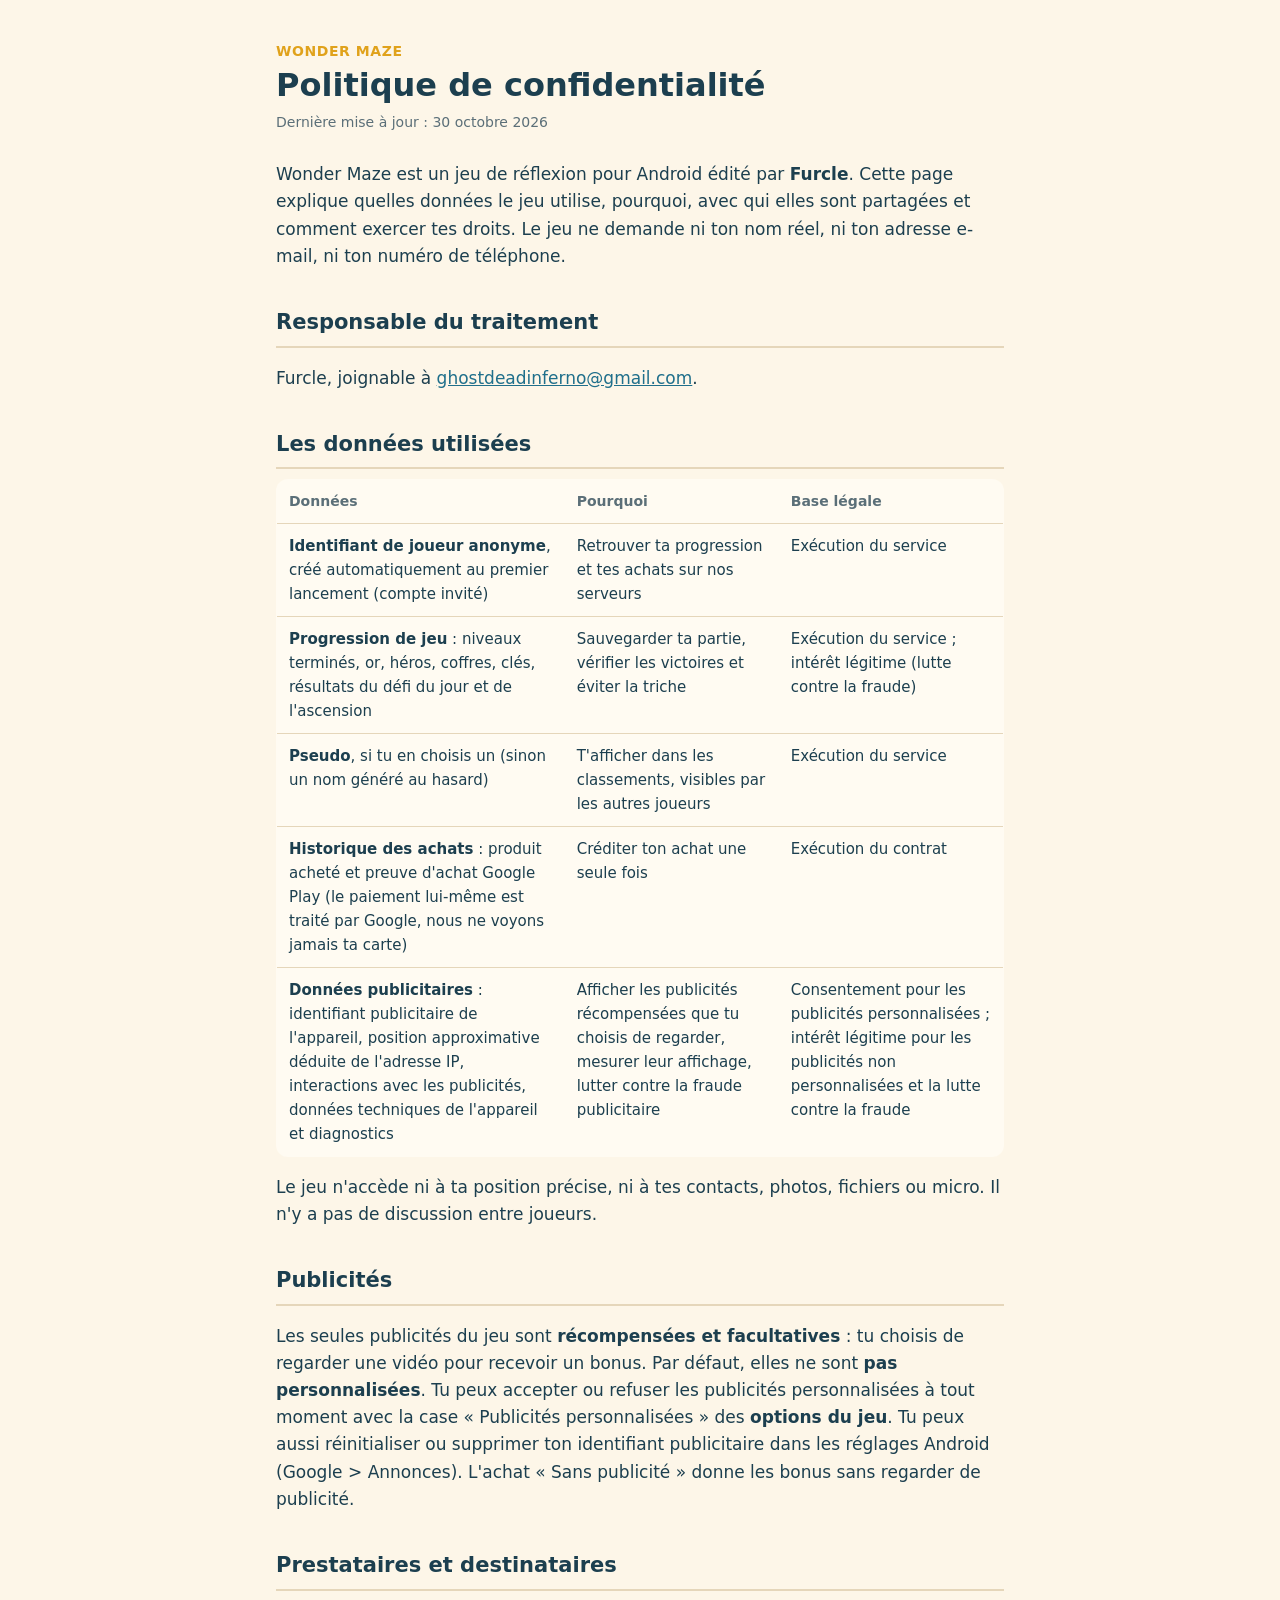
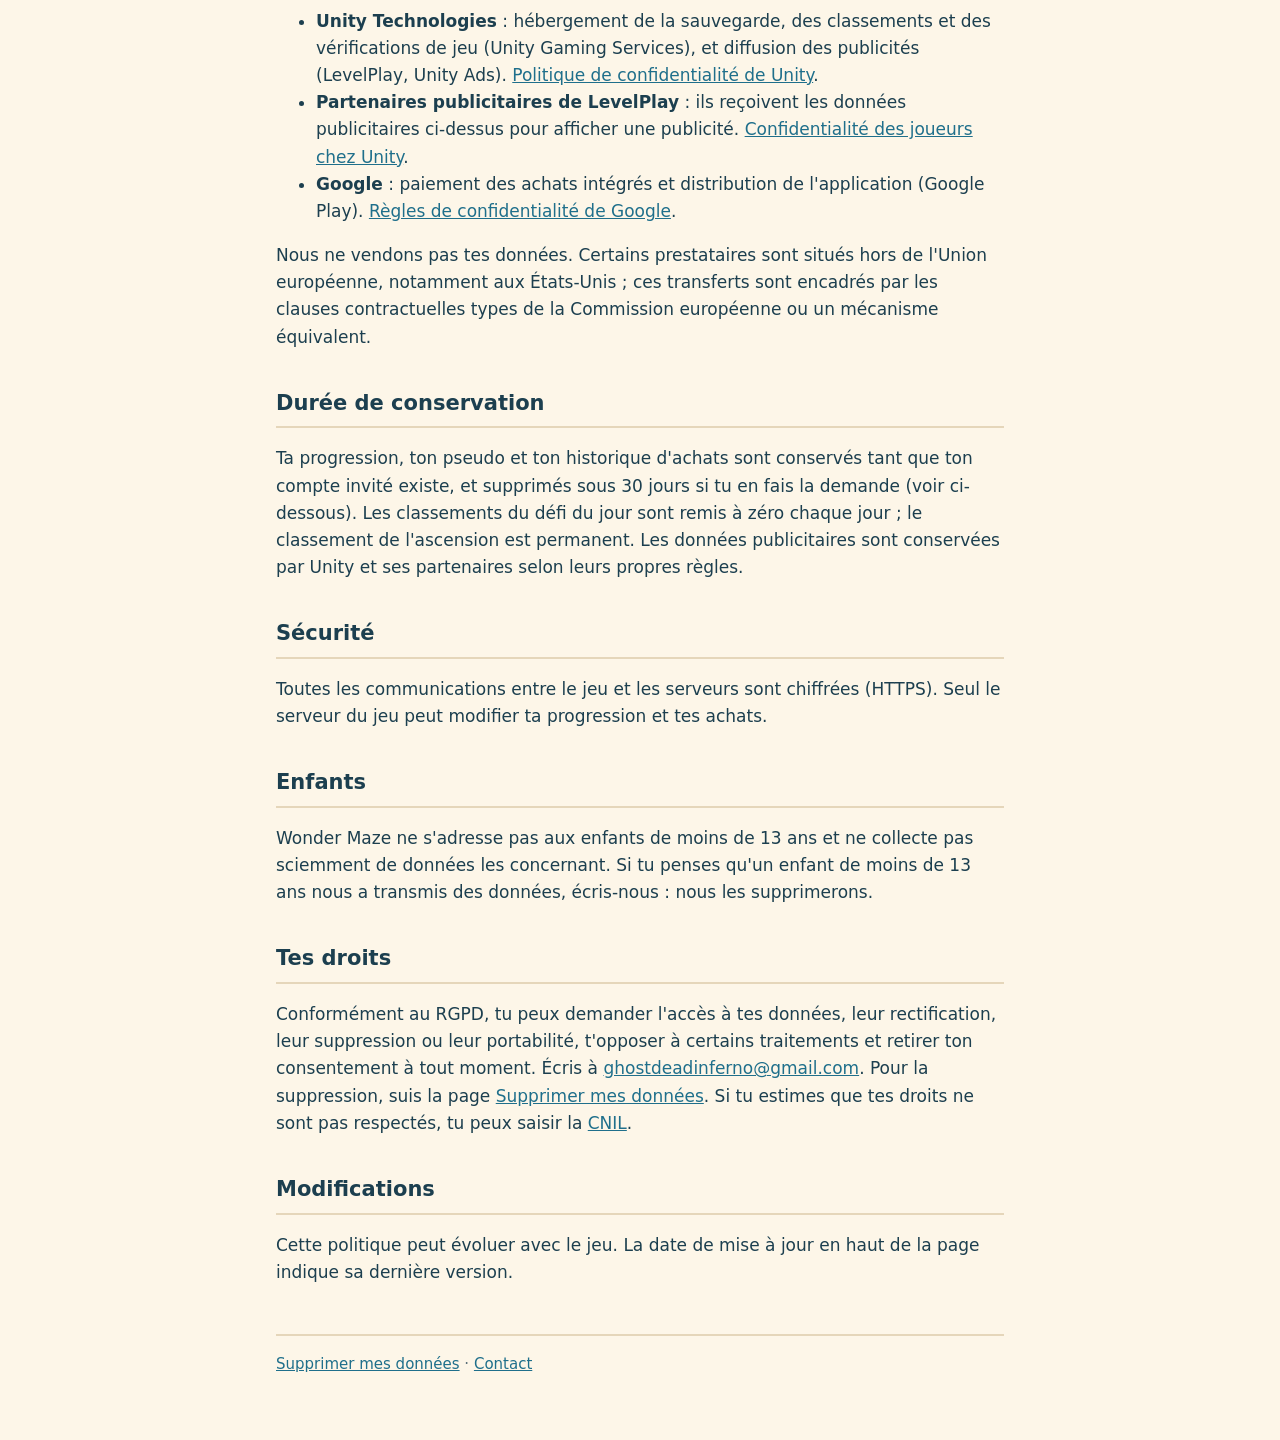
<file: index.html>
<!doctype html>
<html lang="fr">
<head>
<meta charset="utf-8">
<meta name="viewport" content="width=device-width, initial-scale=1">
<title>Wonder Maze · Politique de confidentialité</title>
<link rel="stylesheet" href="style.css">
</head>
<body>
<main>
<header>
  <p class="eyebrow">Wonder Maze</p>
  <h1>Politique de confidentialité</h1>
  <p class="updated">Dernière mise à jour : 30 octobre 2026</p>
</header>

<p>Wonder Maze est un jeu de réflexion pour Android édité par <strong>Furcle</strong>. Cette page explique quelles données le jeu utilise, pourquoi, avec qui elles sont partagées et comment exercer tes droits. Le jeu ne demande ni ton nom réel, ni ton adresse e-mail, ni ton numéro de téléphone.</p>

<h2>Responsable du traitement</h2>
<p>Furcle, joignable à <a href="mailto:ghostdeadinferno@gmail.com">ghostdeadinferno@gmail.com</a>.</p>

<h2>Les données utilisées</h2>
<table>
  <thead><tr><th>Données</th><th>Pourquoi</th><th>Base légale</th></tr></thead>
  <tbody>
    <tr><td><strong>Identifiant de joueur anonyme</strong>, créé automatiquement au premier lancement (compte invité)</td><td>Retrouver ta progression et tes achats sur nos serveurs</td><td>Exécution du service</td></tr>
    <tr><td><strong>Progression de jeu</strong> : niveaux terminés, or, héros, coffres, clés, résultats du défi du jour et de l'ascension</td><td>Sauvegarder ta partie, vérifier les victoires et éviter la triche</td><td>Exécution du service ; intérêt légitime (lutte contre la fraude)</td></tr>
    <tr><td><strong>Pseudo</strong>, si tu en choisis un (sinon un nom généré au hasard)</td><td>T'afficher dans les classements, visibles par les autres joueurs</td><td>Exécution du service</td></tr>
    <tr><td><strong>Historique des achats</strong> : produit acheté et preuve d'achat Google Play (le paiement lui-même est traité par Google, nous ne voyons jamais ta carte)</td><td>Créditer ton achat une seule fois</td><td>Exécution du contrat</td></tr>
    <tr><td><strong>Données publicitaires</strong> : identifiant publicitaire de l'appareil, position approximative déduite de l'adresse IP, interactions avec les publicités, données techniques de l'appareil et diagnostics</td><td>Afficher les publicités récompensées que tu choisis de regarder, mesurer leur affichage, lutter contre la fraude publicitaire</td><td>Consentement pour les publicités personnalisées ; intérêt légitime pour les publicités non personnalisées et la lutte contre la fraude</td></tr>
  </tbody>
</table>
<p>Le jeu n'accède ni à ta position précise, ni à tes contacts, photos, fichiers ou micro. Il n'y a pas de discussion entre joueurs.</p>

<h2>Publicités</h2>
<p>Les seules publicités du jeu sont <strong>récompensées et facultatives</strong> : tu choisis de regarder une vidéo pour recevoir un bonus. Par défaut, elles ne sont <strong>pas personnalisées</strong>. Tu peux accepter ou refuser les publicités personnalisées à tout moment avec la case « Publicités personnalisées » des <strong>options du jeu</strong>. Tu peux aussi réinitialiser ou supprimer ton identifiant publicitaire dans les réglages Android (Google &gt; Annonces). L'achat « Sans publicité » donne les bonus sans regarder de publicité.</p>

<h2>Prestataires et destinataires</h2>
<ul>
  <li><strong>Unity Technologies</strong> : hébergement de la sauvegarde, des classements et des vérifications de jeu (Unity Gaming Services), et diffusion des publicités (LevelPlay, Unity Ads). <a href="https://unity.com/legal/privacy-policy">Politique de confidentialité de Unity</a>.</li>
  <li><strong>Partenaires publicitaires de LevelPlay</strong> : ils reçoivent les données publicitaires ci-dessus pour afficher une publicité. <a href="https://unity.com/legal/game-player-and-app-user-privacy-policy">Confidentialité des joueurs chez Unity</a>.</li>
  <li><strong>Google</strong> : paiement des achats intégrés et distribution de l'application (Google Play). <a href="https://policies.google.com/privacy">Règles de confidentialité de Google</a>.</li>
</ul>
<p>Nous ne vendons pas tes données. Certains prestataires sont situés hors de l'Union européenne, notamment aux États-Unis ; ces transferts sont encadrés par les clauses contractuelles types de la Commission européenne ou un mécanisme équivalent.</p>

<h2>Durée de conservation</h2>
<p>Ta progression, ton pseudo et ton historique d'achats sont conservés tant que ton compte invité existe, et supprimés sous 30 jours si tu en fais la demande (voir ci-dessous). Les classements du défi du jour sont remis à zéro chaque jour ; le classement de l'ascension est permanent. Les données publicitaires sont conservées par Unity et ses partenaires selon leurs propres règles.</p>

<h2>Sécurité</h2>
<p>Toutes les communications entre le jeu et les serveurs sont chiffrées (HTTPS). Seul le serveur du jeu peut modifier ta progression et tes achats.</p>

<h2>Enfants</h2>
<p>Wonder Maze ne s'adresse pas aux enfants de moins de 13 ans et ne collecte pas sciemment de données les concernant. Si tu penses qu'un enfant de moins de 13 ans nous a transmis des données, écris-nous : nous les supprimerons.</p>

<h2>Tes droits</h2>
<p>Conformément au RGPD, tu peux demander l'accès à tes données, leur rectification, leur suppression ou leur portabilité, t'opposer à certains traitements et retirer ton consentement à tout moment. Écris à <a href="mailto:ghostdeadinferno@gmail.com">ghostdeadinferno@gmail.com</a>. Pour la suppression, suis la page <a href="suppression-donnees.html">Supprimer mes données</a>. Si tu estimes que tes droits ne sont pas respectés, tu peux saisir la <a href="https://www.cnil.fr/fr/plaintes">CNIL</a>.</p>

<h2>Modifications</h2>
<p>Cette politique peut évoluer avec le jeu. La date de mise à jour en haut de la page indique sa dernière version.</p>

<footer>
  <a href="suppression-donnees.html">Supprimer mes données</a> · <a href="mailto:ghostdeadinferno@gmail.com">Contact</a>
</footer>
</main>
</body>
</html>
</file>
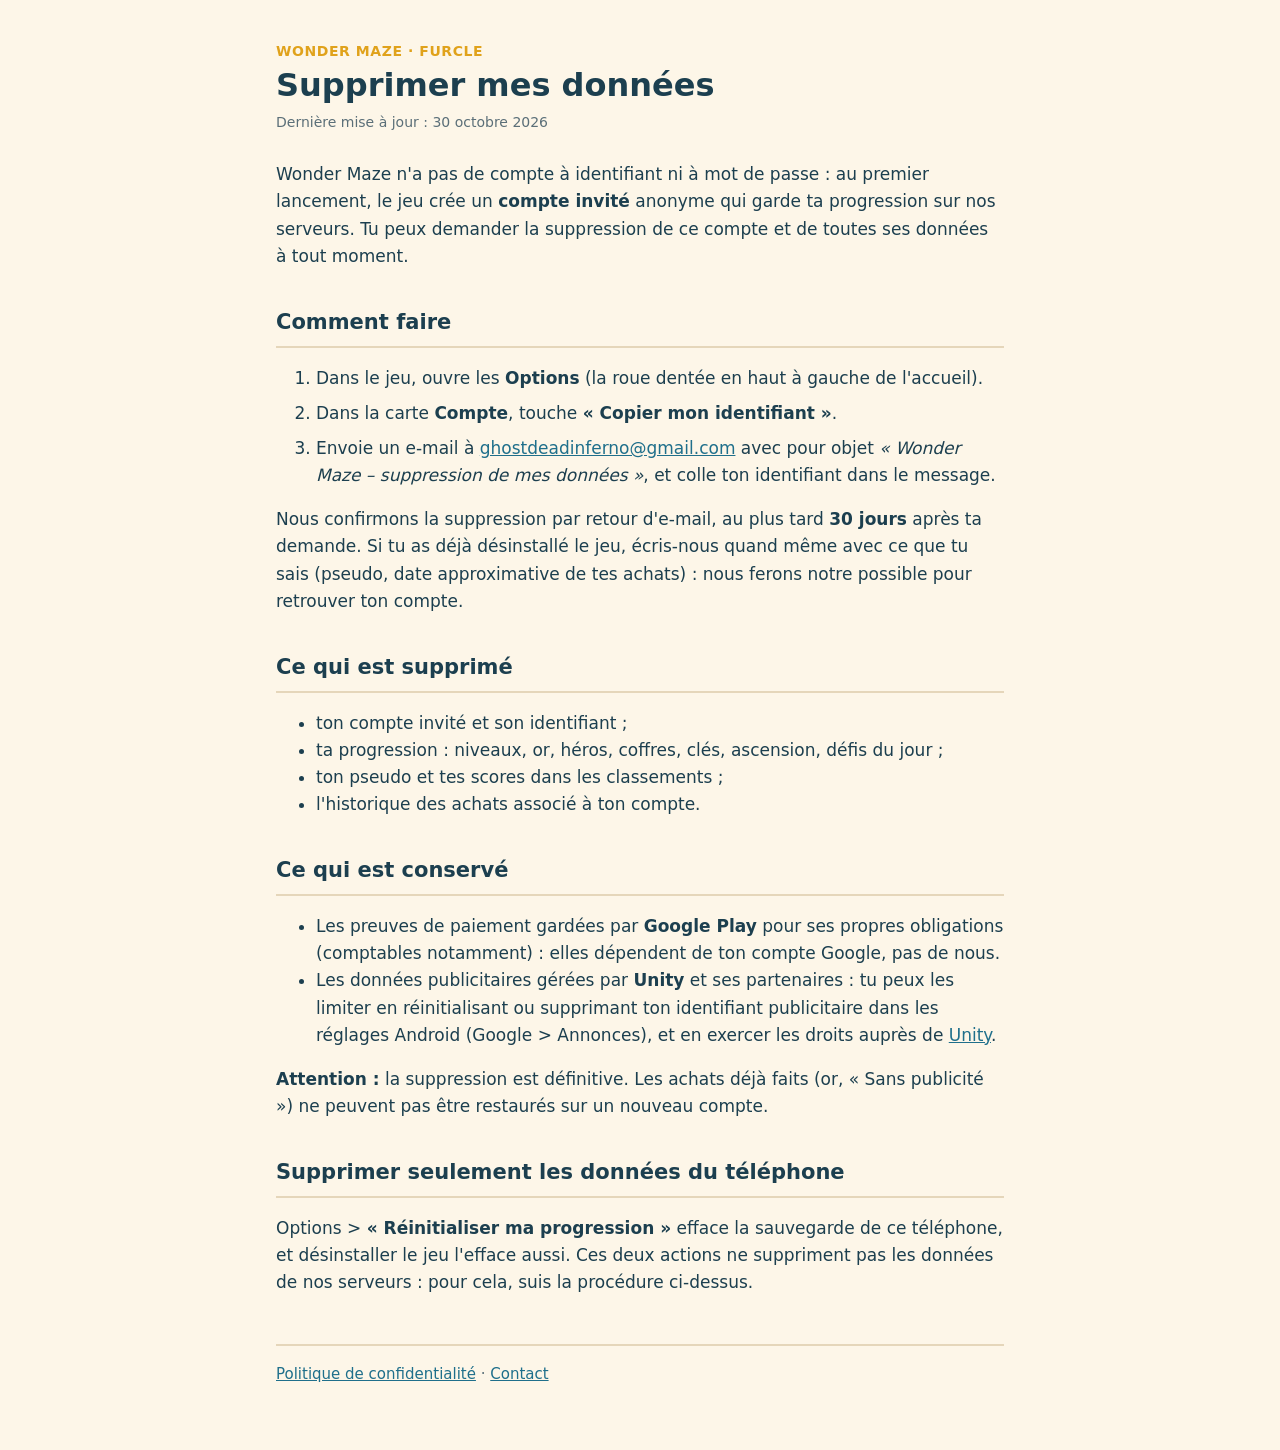
<file: suppression-donnees.html>
<!doctype html>
<html lang="fr">
<head>
<meta charset="utf-8">
<meta name="viewport" content="width=device-width, initial-scale=1">
<title>Wonder Maze · Supprimer mes données</title>
<link rel="stylesheet" href="style.css">
</head>
<body>
<main>
<header>
  <p class="eyebrow">Wonder Maze · Furcle</p>
  <h1>Supprimer mes données</h1>
  <p class="updated">Dernière mise à jour : 30 octobre 2026</p>
</header>

<p>Wonder Maze n'a pas de compte à identifiant ni à mot de passe : au premier lancement, le jeu crée un <strong>compte invité</strong> anonyme qui garde ta progression sur nos serveurs. Tu peux demander la suppression de ce compte et de toutes ses données à tout moment.</p>

<h2>Comment faire</h2>
<ol class="steps">
  <li>Dans le jeu, ouvre les <strong>Options</strong> (la roue dentée en haut à gauche de l'accueil).</li>
  <li>Dans la carte <strong>Compte</strong>, touche <strong>« Copier mon identifiant »</strong>.</li>
  <li>Envoie un e-mail à <a href="mailto:ghostdeadinferno@gmail.com?subject=Wonder%20Maze%20%E2%80%93%20suppression%20de%20mes%20donn%C3%A9es">ghostdeadinferno@gmail.com</a> avec pour objet <em>« Wonder Maze – suppression de mes données »</em>, et colle ton identifiant dans le message.</li>
</ol>
<p>Nous confirmons la suppression par retour d'e-mail, au plus tard <strong>30 jours</strong> après ta demande. Si tu as déjà désinstallé le jeu, écris-nous quand même avec ce que tu sais (pseudo, date approximative de tes achats) : nous ferons notre possible pour retrouver ton compte.</p>

<h2>Ce qui est supprimé</h2>
<ul>
  <li>ton compte invité et son identifiant ;</li>
  <li>ta progression : niveaux, or, héros, coffres, clés, ascension, défis du jour ;</li>
  <li>ton pseudo et tes scores dans les classements ;</li>
  <li>l'historique des achats associé à ton compte.</li>
</ul>

<h2>Ce qui est conservé</h2>
<ul>
  <li>Les preuves de paiement gardées par <strong>Google Play</strong> pour ses propres obligations (comptables notamment) : elles dépendent de ton compte Google, pas de nous.</li>
  <li>Les données publicitaires gérées par <strong>Unity</strong> et ses partenaires : tu peux les limiter en réinitialisant ou supprimant ton identifiant publicitaire dans les réglages Android (Google &gt; Annonces), et en exercer les droits auprès de <a href="https://unity.com/legal/game-player-and-app-user-privacy-policy">Unity</a>.</li>
</ul>
<p><strong>Attention :</strong> la suppression est définitive. Les achats déjà faits (or, « Sans publicité ») ne peuvent pas être restaurés sur un nouveau compte.</p>

<h2>Supprimer seulement les données du téléphone</h2>
<p>Options &gt; <strong>« Réinitialiser ma progression »</strong> efface la sauvegarde de ce téléphone, et désinstaller le jeu l'efface aussi. Ces deux actions ne suppriment pas les données de nos serveurs : pour cela, suis la procédure ci-dessus.</p>

<footer>
  <a href="index.html">Politique de confidentialité</a> · <a href="mailto:ghostdeadinferno@gmail.com">Contact</a>
</footer>
</main>
</body>
</html>
</file>
<file: style.css>
:root {
  --bg: #fdf6e8;
  --card: #fffbf2;
  --ink: #1c3f4f;
  --muted: #5b6f78;
  --line: #e5d6ba;
  --accent: #e0a21b;
  --link: #1f6f8b;
}

@media (prefers-color-scheme: dark) {
  :root {
    --bg: #14232b;
    --card: #1b2f39;
    --ink: #f1ead9;
    --muted: #a9b6bb;
    --line: #2f4753;
    --accent: #f2b93b;
    --link: #7cc7e0;
  }
}

* { box-sizing: border-box; }

body {
  margin: 0;
  background: var(--bg);
  color: var(--ink);
  font: 17px/1.6 system-ui, -apple-system, "Segoe UI", Roboto, sans-serif;
}

main {
  max-width: 760px;
  margin: 0 auto;
  padding: 40px 16px 64px;
}

header { margin-bottom: 28px; }

.eyebrow {
  margin: 0;
  color: var(--accent);
  font-weight: 700;
  letter-spacing: .04em;
  text-transform: uppercase;
  font-size: 14px;
}

h1 { margin: 4px 0 6px; font-size: 32px; line-height: 1.2; }

.updated { margin: 0; color: var(--muted); font-size: 14px; }

h2 {
  margin: 36px 0 10px;
  font-size: 21px;
  padding-bottom: 6px;
  border-bottom: 2px solid var(--line);
}

a { color: var(--link); }

table {
  width: 100%;
  border-collapse: collapse;
  background: var(--card);
  border: 1px solid var(--line);
  border-radius: 12px;
  overflow: hidden;
  font-size: 15px;
}

th, td {
  text-align: left;
  vertical-align: top;
  padding: 10px 12px;
  border-bottom: 1px solid var(--line);
}

th { font-size: 14px; color: var(--muted); }

tr:last-child td { border-bottom: none; }

.steps li { margin-bottom: 8px; }

footer {
  margin-top: 48px;
  padding-top: 16px;
  border-top: 2px solid var(--line);
  color: var(--muted);
  font-size: 15px;
}

@media (max-width: 600px) {
  table, thead, tbody, tr, th, td { display: block; }
  thead { display: none; }
  tr { border-bottom: 1px solid var(--line); padding: 8px 0; }
  td { border: none; padding: 4px 12px; }
}
</file>
